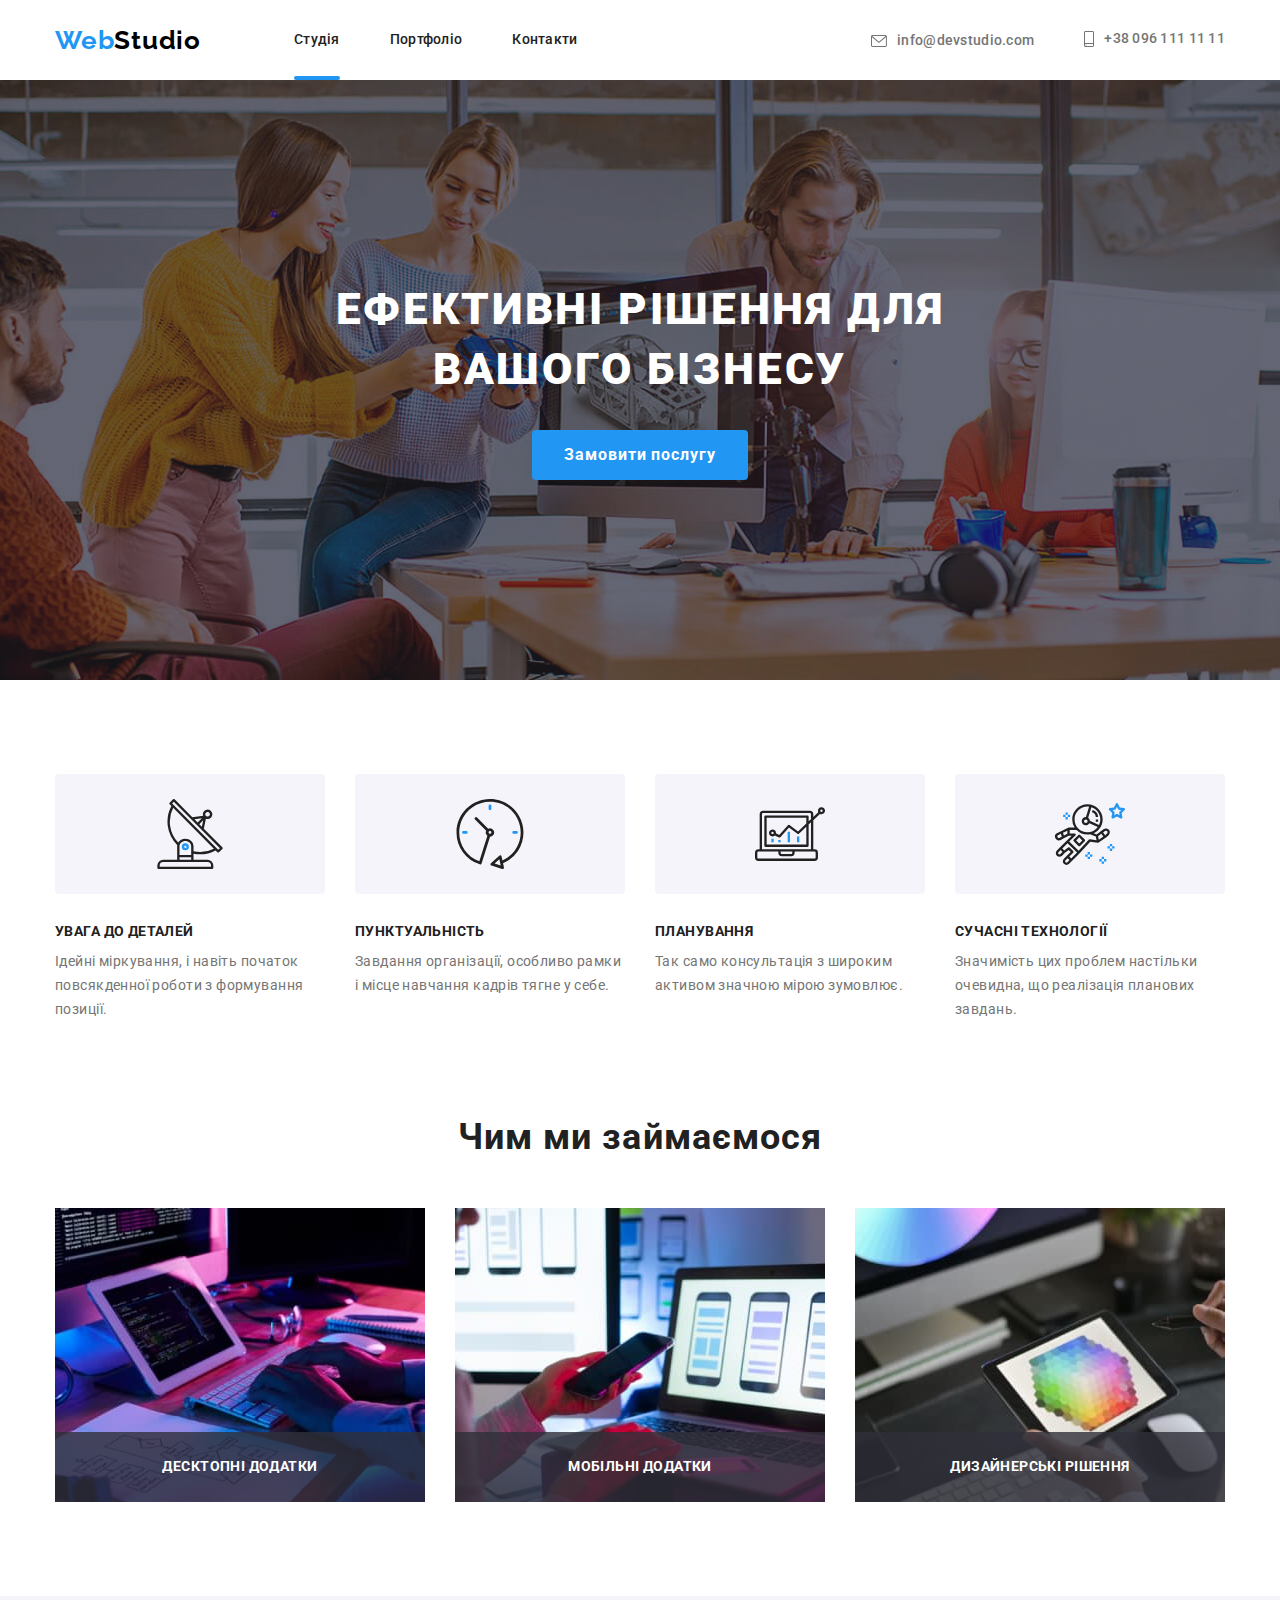
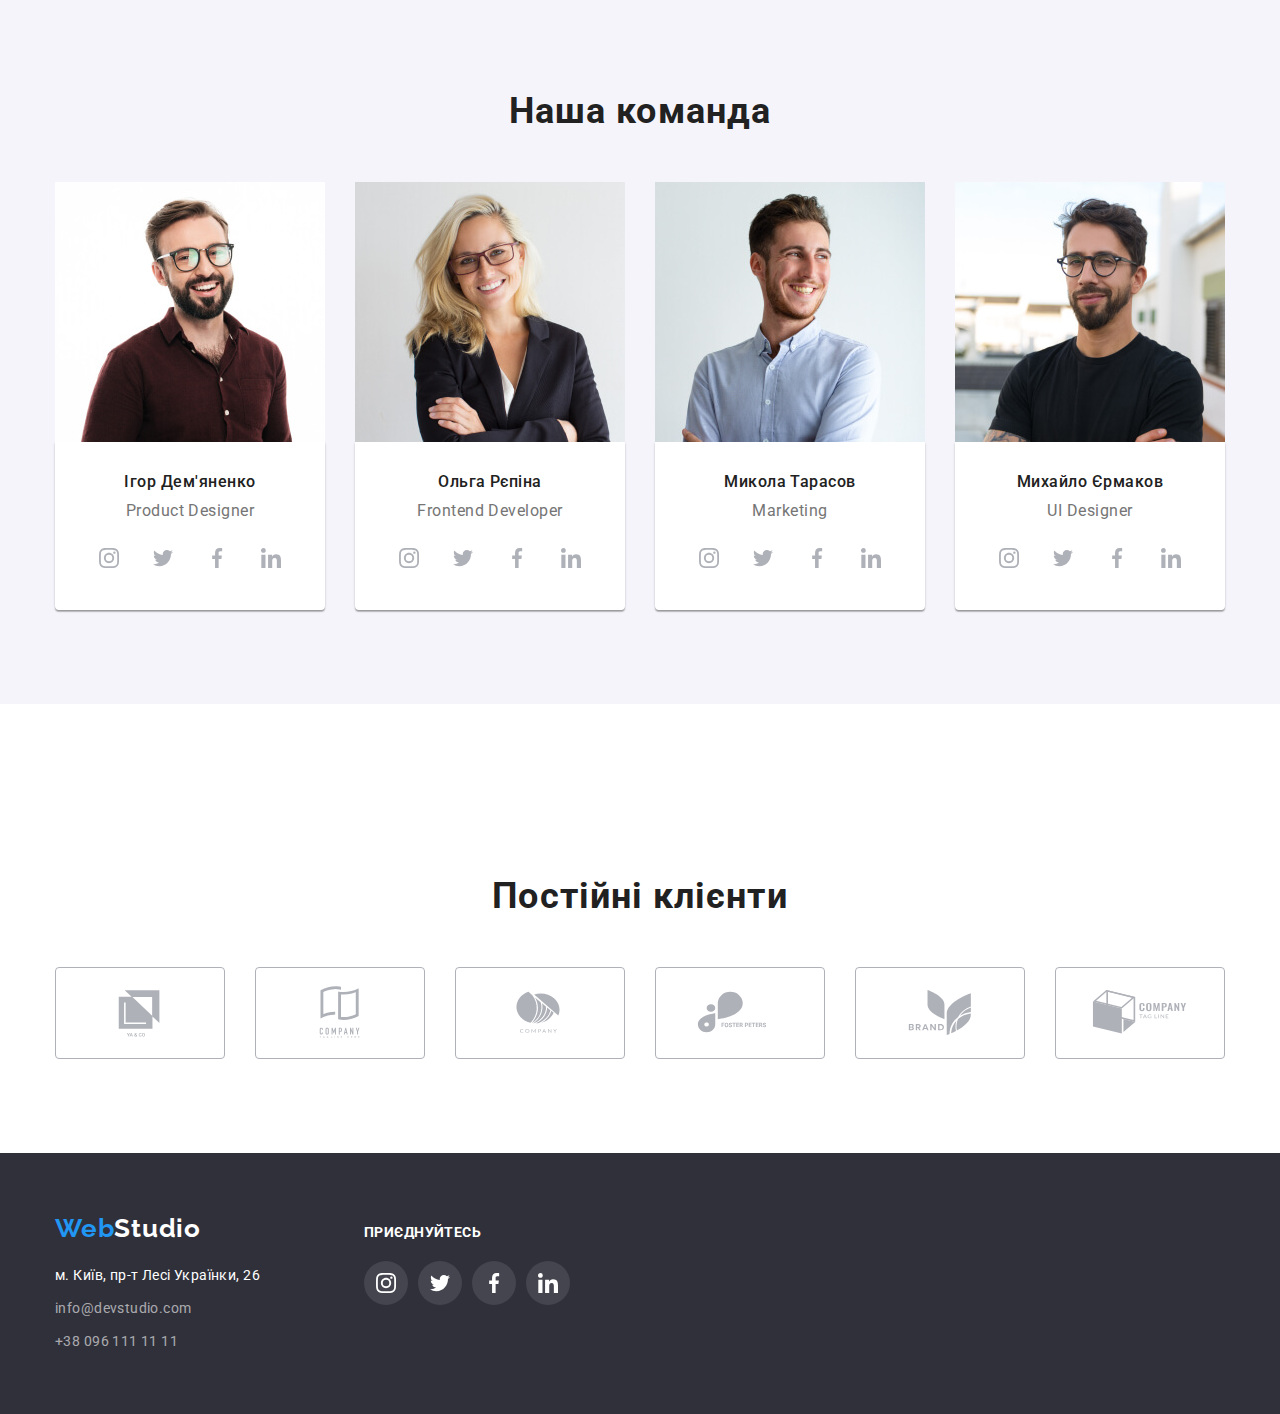
<file: index.html>
<!DOCTYPE html>
<html lang="uk">
  <head>
    <meta charset="UTF-8" />
    <meta http-equiv="X-UA-Compatible" content="IE=edge" />
    <meta name="viewport" content="width=device-width, initial-scale=1.0" />
    <title>Студія</title>
    <link rel="preconnect" href="https://fonts.googleapis.com" />
    <link rel="preconnect" href="https://fonts.gstatic.com" crossorigin />
    <link
      href="https://fonts.googleapis.com/css2?family=Raleway:wght@700&family=Roboto:wght@400;500;700;900&display=swap"
      rel="stylesheet"
    />
    <link
      rel="stylesheet"
      href="https://cdnjs.cloudflare.com/ajax/libs/modern-normalize/1.1.0/modern-normalize.min.css"
    />
    <link rel="stylesheet" href="./CSS/styles.css" />
  </head>
  <body>
    <header class="header">
      <div class="container container-header">
        <nav class="nav">
          <a class="logo container-header" href="./index.html"
            ><span class="web">Web</span>Studio</a
          >
          <!-- <img src="./images/web-studio-logo.svg" alt="website logo"> -->
          <ul class="nav-items container-header">
            <li class="nav-item">
              <a class="nav-item-links current" href="./index.html">Студія</a>
            </li>
            <li class="nav-item">
              <a class="nav-item-links" href="./portfolio.html">Портфоліо</a>
            </li>
            <li class="nav-item">
              <a class="nav-item-links" href="#">Контакти</a>
            </li>
          </ul>
        </nav>
        <ul class="contacts-items">
          <li class="contact-item">
            <a class="contact-item-link" href="maito:info@devstudio.com">
              <svg class="contact-icon" width="16" height="12">
                <use href="./images/icons.svg#icon-envelope"></use></svg
              >info@devstudio.com</a
            >
          </li>
          <li class="contact-item">
            <a class="contact-item-link" href="tel:+380961111111">
              <svg class="contact-icon" width="10" height="16">
                <use href="./images/icons.svg#icon-smartphone"></use></svg
              >+38 096 111 11 11</a
            >
          </li>
        </ul>
      </div>
    </header>
    <main>
      <section class="hero-section">
        <div class="container">
          <h1 class="hero-title">Ефективні рішення для вашого бізнесу</h1>
          <button class="hero-button" type="button" data-modal-open>
            Замовити послугу
          </button>
        </div>
      </section>
      <!-- Альтернатива: Заголовки H3 можна зробити тільки з одной заглавною буквою, а потім через CSS зробити стилі -->
      <section class="benefits section">
        <div class="container">
          <h2 class="general-title hidden">Наші переваги</h2>
          <ul class="benefits-items">
            <li class="benefit-item">
              <div class="benefits-box">
                <svg class="benefit-icon" width="70" height="70">
                  <use href="./images/icons.svg#icon-antenna-1"></use>
                </svg>
              </div>
              <h3 class="general-subtitle">УВАГА ДО ДЕТАЛЕЙ</h3>
              <p class="benefit-paragraph">
                Ідейні міркування, і навіть початок повсякденної роботи з
                формування позиції.
              </p>
            </li>
            <li class="benefit-item">
              <div class="benefits-box">
                <svg class="benefit-icon" width="70" height="70">
                  <use href="./images/icons.svg#icon-clock-1"></use>
                </svg>
              </div>
              <h3 class="general-subtitle">ПУНКТУАЛЬНІСТЬ</h3>
              <p class="benefit-paragraph">
                Завдання організації, особливо рамки і місце навчання кадрів
                тягне у себе.
              </p>
            </li>
            <li class="benefit-item">
              <div class="benefits-box">
                <svg class="benefit-icon" width="70" height="70">
                  <use href="./images/icons.svg#icon-diagram-1"></use>
                </svg>
              </div>
              <h3 class="general-subtitle">ПЛАНУВАННЯ</h3>
              <p class="benefit-paragraph">
                Так само консультація з широким активом значною мірою зумовлює.
              </p>
            </li>
            <li class="benefit-item">
              <div class="benefits-box">
                <svg class="benefit-icon" width="70" height="70">
                  <use href="./images/icons.svg#icon-astronaut-1"></use>
                </svg>
              </div>
              <h3 class="general-subtitle">СУЧАСНІ ТЕХНОЛОГІЇ</h3>
              <p class="benefit-paragraph">
                Значимість цих проблем настільки очевидна, що реалізація
                планових завдань.
              </p>
            </li>
          </ul>
        </div>
      </section>
      <section class="whatwedo-section">
        <div class="container">
          <h2 class="general-title">Чим ми займаємося</h2>
          <ul class="whatwedo-list">
            <li class="whatwedo-item">
              <img
                src="./images/what-we-do/box-1.jpg"
                alt="програміст пише код"
                width="370"
                height="294"
              />
              <p class="whatwedo-paragraph">Десктопні додатки</p>
            </li>
            <li class="whatwedo-item">
              <img
                src="./images/what-we-do/box-2.jpg"
                alt="тестування адаптивної версії сайту"
                width="370"
                height="294"
              />
              <p class="whatwedo-paragraph">Мобільні додатки</p>
            </li>
            <li class="whatwedo-item">
              <img
                src="./images/what-we-do/box-3.jpg"
                alt="підбір кольору для дизайну"
                width="370"
                height="294"
              />
              <p class="whatwedo-paragraph">Дизайнерські рішення</p>
            </li>
          </ul>
        </div>
      </section>
      <section class="our-team-section section">
        <div class="container">
          <h2 class="general-title">Наша команда</h2>
          <ul class="our-team-list">
            <li class="our-team-item">
              <img
                class="ourteam-img"
                src="./images/team/img1.jpg"
                alt="Ігор Дем'яненко"
                width="270"
                height="260"
              />
              <div class="team-description">
                <h3 class="our-team-heading">Ігор Дем'яненко</h3>
                <p class="our-team-p">Product Designer</p>
                <ul class="team-soclist">
                  <li class="team-socitem">
                    <a class="team-soclink" href="#">
                      <svg class="web-soc-icon" width="20" height="20">
                        <use href="./images/icons.svg#icon-instagram"></use>
                      </svg>
                    </a>
                  </li>
                  <li class="team-socitem">
                    <a class="team-soclink" href="#">
                      <svg class="web-soc-icon" width="20" height="20">
                        <use href="./images/icons.svg#icon-twitter"></use>
                      </svg>
                    </a>
                  </li>
                  <li class="team-socitem">
                    <a class="team-soclink" href="#">
                      <svg class="web-soc-icon" width="20" height="20">
                        <use href="./images/icons.svg#icon-facebook"></use>
                      </svg>
                    </a>
                  </li>
                  <li class="team-socitem">
                    <a class="team-soclink" href="#">
                      <svg class="web-soc-icon" width="20" height="20">
                        <use href="./images/icons.svg#icon-linkedin"></use>
                      </svg>
                    </a>
                  </li>
                </ul>
              </div>
            </li>
            <li class="our-team-item">
              <img
                class="ourteam-img"
                src="./images/team/img2.jpg"
                alt="Ольга Рєпіна"
                width="270"
                height="260"
              />
              <div class="team-description">
                <h3 class="our-team-heading">Ольга Рєпіна</h3>
                <p class="our-team-p">Frontend Developer</p>
                <ul class="team-soclist">
                  <li class="team-socitem">
                    <a class="team-soclink" href="#">
                      <svg class="web-soc-icon" width="20" height="20">
                        <use href="./images/icons.svg#icon-instagram"></use>
                      </svg>
                    </a>
                  </li>
                  <li class="team-socitem">
                    <a class="team-soclink" href="#">
                      <svg class="web-soc-icon" width="20" height="20">
                        <use href="./images/icons.svg#icon-twitter"></use>
                      </svg>
                    </a>
                  </li>
                  <li class="team-socitem">
                    <a class="team-soclink" href="#">
                      <svg class="web-soc-icon" width="20" height="20">
                        <use href="./images/icons.svg#icon-facebook"></use>
                      </svg>
                    </a>
                  </li>
                  <li class="team-socitem">
                    <a class="team-soclink" href="#">
                      <svg class="web-soc-icon" width="20" height="20">
                        <use href="./images/icons.svg#icon-linkedin"></use>
                      </svg>
                    </a>
                  </li>
                </ul>
              </div>
            </li>
            <li class="our-team-item">
              <img
                class="ourteam-img"
                src="./images/team/img3.jpg"
                alt="Микола Тарасов"
                width="270"
                height="260"
              />
              <div class="team-description">
                <h3 class="our-team-heading">Микола Тарасов</h3>
                <p class="our-team-p">Marketing</p>
                <ul class="team-soclist">
                  <li class="team-socitem">
                    <a class="team-soclink" href="#">
                      <svg class="web-soc-icon" width="20" height="20">
                        <use href="./images/icons.svg#icon-instagram"></use>
                      </svg>
                    </a>
                  </li>
                  <li class="team-socitem">
                    <a class="team-soclink" href="#">
                      <svg class="web-soc-icon" width="20" height="20">
                        <use href="./images/icons.svg#icon-twitter"></use>
                      </svg>
                    </a>
                  </li>
                  <li class="team-socitem">
                    <a class="team-soclink" href="#">
                      <svg class="web-soc-icon" width="20" height="20">
                        <use href="./images/icons.svg#icon-facebook"></use>
                      </svg>
                    </a>
                  </li>
                  <li class="team-socitem">
                    <a class="team-soclink" href="#">
                      <svg class="web-soc-icon" width="20" height="20">
                        <use href="./images/icons.svg#icon-linkedin"></use>
                      </svg>
                    </a>
                  </li>
                </ul>
              </div>
            </li>
            <li class="our-team-item">
              <img
                class="ourteam-img"
                src="./images/team/img4.jpg"
                alt="Михайло Єрмаков"
                width="270"
                height="260"
              />
              <div class="team-description">
                <h3 class="our-team-heading">Михайло Єрмаков</h3>
                <p class="our-team-p">UI Designer</p>
                <ul class="team-soclist">
                  <li class="team-socitem">
                    <a class="team-soclink" href="#">
                      <svg class="web-soc-icon" width="20" height="20">
                        <use href="./images/icons.svg#icon-instagram"></use>
                      </svg>
                    </a>
                  </li>
                  <li class="team-socitem">
                    <a class="team-soclink" href="#">
                      <svg class="web-soc-icon" width="20" height="20">
                        <use href="./images/icons.svg#icon-twitter"></use>
                      </svg>
                    </a>
                  </li>
                  <li class="team-socitem">
                    <a class="team-soclink" href="#">
                      <svg class="web-soc-icon" width="20" height="20">
                        <use href="./images/icons.svg#icon-facebook"></use>
                      </svg>
                    </a>
                  </li>
                  <li class="team-socitem">
                    <a class="team-soclink" href="#">
                      <svg class="web-soc-icon" width="20" height="20">
                        <use href="./images/icons.svg#icon-linkedin"></use>
                      </svg>
                    </a>
                  </li>
                </ul>
              </div>
            </li>
          </ul>
        </div>
      </section>
      <section class="section-our-client">
        <div class="container">
          <h2 class="general-title">Постійні клієнти</h2>
          <ul class="our-client-list">
            <li class="our-client-item">
              <a class="our-client-link" href="#">
                <svg class="our-client-icon" width="106" height="60">
                  <use href="./images/icons.svg#icon-Logo"></use>
                </svg>
              </a>
            </li>
            <li class="our-client-item">
              <a class="our-client-link" href="#">
                <svg class="our-client-icon" width="106" height="60">
                  <use href="./images/icons.svg#icon-Logo-1"></use>
                </svg>
              </a>
            </li>
            <li class="our-client-item">
              <a class="our-client-link" href="#">
                <svg class="our-client-icon" width="106" height="60">
                  <use href="./images/icons.svg#icon-Logo-2"></use>
                </svg>
              </a>
            </li>
            <li class="our-client-item">
              <a class="our-client-link" href="#">
                <svg class="our-client-icon" width="106" height="60">
                  <use href="./images/icons.svg#icon-Logo-3"></use>
                </svg>
              </a>
            </li>
            <li class="our-client-item">
              <a class="our-client-link" href="#">
                <svg class="our-client-icon" width="106" height="60">
                  <use href="./images/icons.svg#icon-Logo-4"></use>
                </svg>
              </a>
            </li>
            <li class="our-client-item">
              <a class="our-client-link" href="#">
                <svg class="our-client-icon" width="106" height="60">
                  <use href="./images/icons.svg#icon-Logo-5"></use>
                </svg>
              </a>
            </li>
          </ul>
        </div>
      </section>
    </main>
    <footer class="footer">
      <div class="container">
        <div class="footer-items">
          <div class="address-area">
            <a class="logo footer-logo" href="/index.html"
              ><span class="web">Web</span
              ><span class="footer-studio">Studio</span></a
            >
            <address class="address">
              <ul class="address-list">
                <li class="address-item">
                  <a
                    class="address-map"
                    href="https://goo.gl/maps/TjbnpnsG1g75Tmp67"
                    target="_blank"
                    rel="nofollow noopener noreferrer"
                    >м. Київ, пр-т Лесі Українки, 26</a
                  >
                </li>
                <li class="address-item">
                  <a class="address-contact" href="maito:info@devstudio.com"
                    >info@devstudio.com</a
                  >
                </li>
                <li class="address-item">
                  <a class="address-contact" href="tel:+380961111111"
                    >+38 096 111 11 11</a
                  >
                </li>
              </ul>
            </address>
          </div>
          <div class="footer-soc-container">
            <p class="footer-heading">Приєднуйтесь</p>
            <ul class="footer-soclist">
              <li class="footer-socitem">
                <a class="footer-soclink" href="#">
                  <svg class="footer-soc-icon" width="20" height="20">
                    <use href="./images/icons.svg#icon-instagram"></use>
                  </svg>
                </a>
              </li>
              <li class="footer-socitem">
                <a class="footer-soclink" href="#">
                  <svg class="footer-soc-icon" width="20" height="20">
                    <use href="./images/icons.svg#icon-twitter"></use>
                  </svg>
                </a>
              </li>
              <li class="footer-socitem">
                <a class="footer-soclink" href="#">
                  <svg class="footer-soc-icon" width="20" height="20">
                    <use href="./images/icons.svg#icon-facebook"></use>
                  </svg>
                </a>
              </li>
              <li class="footer-socitem">
                <a class="footer-soclink" href="#">
                  <svg class="footer-soc-icon" width="20" height="20">
                    <use href="./images/icons.svg#icon-linkedin"></use>
                  </svg>
                </a>
              </li>
            </ul>
          </div>
        </div>
      </div>
    </footer>
    <div class="backdrop is-hidden" data-modal>
      <div class="modal">
        <button type="button" class="modal-close" data-modal-close>
          <svg class="modal-close-icon" width="18" height="18">
            <use href="./images/icons.svg#icon-close-black-modal"></use>
          </svg>
        </button>
      </div>
    </div>
    <script src="./js/modal.js"></script>
  </body>
</html>
</file>
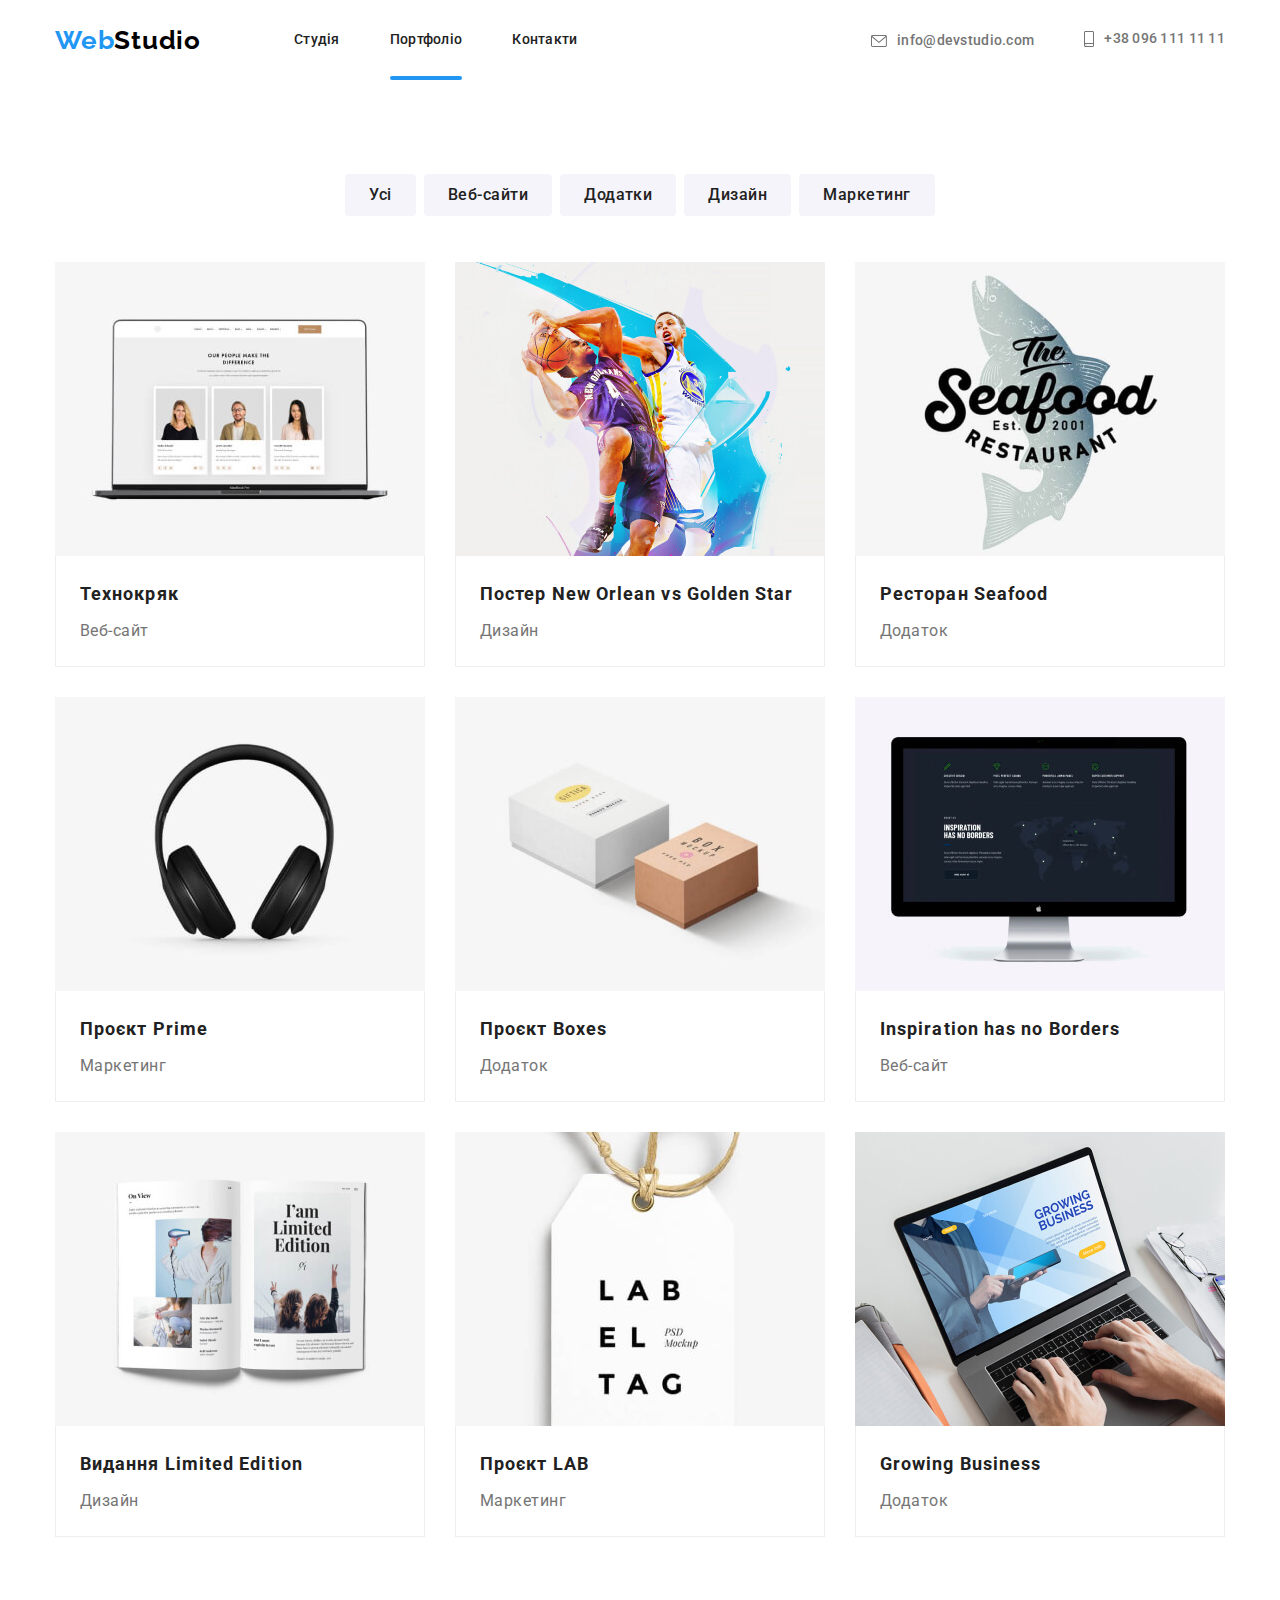
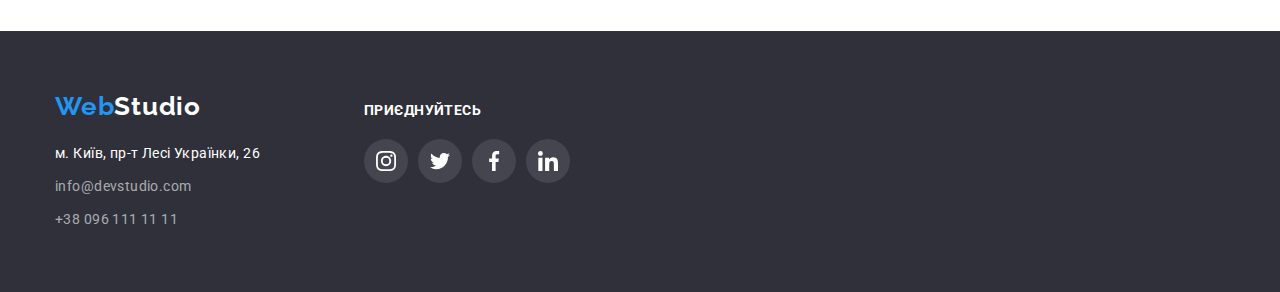
<file: portfolio.html>
<!DOCTYPE html>
<html lang="uk">
  <head>
    <meta charset="UTF-8" />
    <meta http-equiv="X-UA-Compatible" content="IE=edge" />
    <meta name="viewport" content="width=device-width, initial-scale=1.0" />
    <title>Студія</title>
    <link rel="preconnect" href="https://fonts.googleapis.com" />
    <link rel="preconnect" href="https://fonts.gstatic.com" crossorigin />
    <link
      href="https://fonts.googleapis.com/css2?family=Raleway:wght@700&family=Roboto:wght@400;500;700;900&display=swap"
      rel="stylesheet"
    />
    <link
      rel="stylesheet"
      href="https://cdnjs.cloudflare.com/ajax/libs/modern-normalize/1.1.0/modern-normalize.min.css"
    />
    <link rel="stylesheet" href="./CSS/styles.css" />
  </head>
  <body>
    <header class="header">
      <div class="container container-header">
        <nav class="nav">
          <a class="logo container-header" href="./index.html"
            ><span class="web">Web</span>Studio</a
          >
          <!-- <img src="./images/web-studio-logo.svg" alt="website logo"> -->
          <ul class="nav-items container-header">
            <li class="nav-item">
              <a class="nav-item-links" href="./index.html">Студія</a>
            </li>
            <li class="nav-item">
              <a class="nav-item-links current" href="./portfolio.html"
                >Портфоліо</a
              >
            </li>
            <li class="nav-item">
              <a class="nav-item-links" href="#">Контакти</a>
            </li>
          </ul>
        </nav>
        <ul class="contacts-items">
          <li class="contact-item">
            <a class="contact-item-link" href="maito:info@devstudio.com">
              <svg class="contact-icon" width="16" height="12">
                <use href="./images/icons.svg#icon-envelope"></use></svg
              >info@devstudio.com</a
            >
          </li>
          <li class="contact-item">
            <a class="contact-item-link" href="tel:+380961111111">
              <svg class="contact-icon" width="10" height="16">
                <use href="./images/icons.svg#icon-smartphone"></use></svg
              >+38 096 111 11 11</a
            >
          </li>
        </ul>
      </div>
    </header>
    <main class="main-portfolio">
      <section class="portolio section">
        <div class="container portfolio-container">
          <h1 class="hero-portfolio hidden">Портфоліо</h1>
          <ul class="portfolio-list">
            <li class="portfolio-item">
              <button class="portfolio-btm" type="button">Усі</button>
            </li>
            <li class="portfolio-item">
              <button class="portfolio-btm" type="button">Веб-сайти</button>
            </li>
            <li class="portfolio-item">
              <button class="portfolio-btm" type="button">Додатки</button>
            </li>
            <li class="portfolio-item">
              <button class="portfolio-btm" type="button">Дизайн</button>
            </li>
            <li class="portfolio-item">
              <button class="portfolio-btm" type="button">Маркетинг</button>
            </li>
          </ul>
          <ul class="porfolio-descr">
            <li class="descr-item">
              <a class="portfolio-link" href="#"
                ><div class="portfolio-top-wrap">
                  <img
                    class="portfolio-image"
                    src="./images/portfolio/compressed/project1.jpg"
                    alt="project 1"
                    width="370"
                    height="294"
                  />
                  <p class="portfolio-top-paragraph">
                    Ресурс пропонує комплексні пропозиції з різним рівнем
                    функціоналу та сервісів. Все це дозволить відвідувачу
                    отримати вичерпні відомості про компанію чи приватну особу.
                  </p>
                </div>
                <div class="portfolio-descriprion">
                  <h2 class="descr-title">Технокряк</h2>
                  <p class="descr-p">Веб-сайт</p>
                </div></a
              >
            </li>
            <li class="descr-item">
              <a class="portfolio-link" href="#"
                ><div class="portfolio-top-wrap">
                  <img
                    src="./images/portfolio/compressed/project2.jpg"
                    alt="project 2"
                    width="370"
                    height="294"
                  />
                  <p class="portfolio-top-paragraph">
                    Ресурс пропонує комплексні пропозиції з різним рівнем
                    функціоналу та сервісів. Все це дозволить відвідувачу
                    отримати вичерпні відомості про компанію чи приватну особу.
                  </p>
                </div>
                <div class="portfolio-descriprion">
                  <h2 class="descr-title">Постер New Orlean vs Golden Star</h2>
                  <p class="descr-p">Дизайн</p>
                </div>
              </a>
            </li>
            <li class="descr-item">
              <a class="portfolio-link" href="#"
                ><div class="portfolio-top-wrap">
                  <img
                    src="./images/portfolio/compressed/project3.jpg"
                    alt="project 3"
                    width="370"
                    height="294"
                  />
                  <p class="portfolio-top-paragraph">
                    Ресурс пропонує комплексні пропозиції з різним рівнем
                    функціоналу та сервісів. Все це дозволить відвідувачу
                    отримати вичерпні відомості про компанію чи приватну особу.
                  </p>
                </div>
                <div class="portfolio-descriprion">
                  <h2 class="descr-title">Ресторан Seafood</h2>
                  <p class="descr-p">Додаток</p>
                </div>
              </a>
            </li>
            <li class="descr-item">
              <a class="portfolio-link" href="#"
                ><div class="portfolio-top-wrap">
                  <img
                    src="./images/portfolio/compressed/project4.jpg"
                    alt="project 4"
                    width="370"
                    height="294"
                  />
                  <p class="portfolio-top-paragraph">
                    Ресурс пропонує комплексні пропозиції з різним рівнем
                    функціоналу та сервісів. Все це дозволить відвідувачу
                    отримати вичерпні відомості про компанію чи приватну особу.
                  </p>
                </div>
                <div class="portfolio-descriprion">
                  <h2 class="descr-title">Проєкт Prime</h2>
                  <p class="descr-p">Маркетинг</p>
                </div>
              </a>
            </li>
            <li class="descr-item">
              <a class="portfolio-link" href="#"
                ><div class="portfolio-top-wrap">
                  <img
                    src="./images/portfolio/compressed/project5.jpg"
                    alt="project 5"
                    width="370"
                    height="294"
                  />
                  <p class="portfolio-top-paragraph">
                    Ресурс пропонує комплексні пропозиції з різним рівнем
                    функціоналу та сервісів. Все це дозволить відвідувачу
                    отримати вичерпні відомості про компанію чи приватну особу.
                  </p>
                </div>
                <div class="portfolio-descriprion">
                  <h2 class="descr-title">Проєкт Boxes</h2>
                  <p class="descr-p">Додаток</p>
                </div>
              </a>
            </li>
            <li class="descr-item">
              <a class="portfolio-link" href="#"
                ><div class="portfolio-top-wrap">
                  <img
                    src="./images/portfolio/compressed/project6.jpg"
                    alt="project 6"
                    width="370"
                    height="294"
                  />
                  <p class="portfolio-top-paragraph">
                    Ресурс пропонує комплексні пропозиції з різним рівнем
                    функціоналу та сервісів. Все це дозволить відвідувачу
                    отримати вичерпні відомості про компанію чи приватну особу.
                  </p>
                </div>
                <div class="portfolio-descriprion">
                  <h2 class="descr-title">Inspiration has no Borders</h2>
                  <p class="descr-p">Веб-сайт</p>
                </div>
              </a>
            </li>
            <li class="descr-item">
              <a class="portfolio-link" href="#"
                ><div class="portfolio-top-wrap">
                  <img
                    src="./images/portfolio/compressed/project7.jpg"
                    alt="project 7"
                    width="370"
                    height="294"
                  />
                  <p class="portfolio-top-paragraph">
                    Ресурс пропонує комплексні пропозиції з різним рівнем
                    функціоналу та сервісів. Все це дозволить відвідувачу
                    отримати вичерпні відомості про компанію чи приватну особу.
                  </p>
                </div>
                <div class="portfolio-descriprion">
                  <h2 class="descr-title">Видання Limited Edition</h2>
                  <p class="descr-p">Дизайн</p>
                </div>
              </a>
            </li>
            <li class="descr-item">
              <a class="portfolio-link" href="#"
                ><div class="portfolio-top-wrap">
                  <img
                    src="./images/portfolio/compressed/project8.jpg"
                    alt="project 8"
                    width="370"
                    height="294"
                  />
                  <p class="portfolio-top-paragraph">
                    Ресурс пропонує комплексні пропозиції з різним рівнем
                    функціоналу та сервісів. Все це дозволить відвідувачу
                    отримати вичерпні відомості про компанію чи приватну особу.
                  </p>
                </div>
                <div class="portfolio-descriprion">
                  <h2 class="descr-title">Проєкт LAB</h2>
                  <p class="descr-p">Маркетинг</p>
                </div>
              </a>
            </li>
            <li class="descr-item">
              <a class="portfolio-link" href="#"
                ><div class="portfolio-top-wrap">
                  <img
                    src="./images/portfolio/compressed/project9.jpg"
                    alt="project 9"
                    width="370"
                    height="294"
                  />
                  <p class="portfolio-top-paragraph">
                    Ресурс пропонує комплексні пропозиції з різним рівнем
                    функціоналу та сервісів. Все це дозволить відвідувачу
                    отримати вичерпні відомості про компанію чи приватну особу.
                  </p>
                </div>
                <div class="portfolio-descriprion">
                  <h2 class="descr-title">Growing Business</h2>
                  <p class="descr-p">Додаток</p>
                </div>
              </a>
            </li>
          </ul>
        </div>
      </section>
    </main>
    <footer class="footer">
      <div class="container">
        <div class="footer-items">
          <div class="address-area">
            <a class="logo footer-logo" href="/index.html"
              ><span class="web">Web</span
              ><span class="footer-studio">Studio</span></a
            >
            <address class="address">
              <ul class="address-list">
                <li class="address-item">
                  <a
                    class="address-map"
                    href="https://goo.gl/maps/TjbnpnsG1g75Tmp67"
                    target="_blank"
                    rel="nofollow noopener noreferrer"
                    >м. Київ, пр-т Лесі Українки, 26</a
                  >
                </li>
                <li class="address-item">
                  <a class="address-contact" href="maito:info@devstudio.com"
                    >info@devstudio.com</a
                  >
                </li>
                <li class="address-item">
                  <a class="address-contact" href="tel:+380961111111"
                    >+38 096 111 11 11</a
                  >
                </li>
              </ul>
            </address>
          </div>
          <div class="footer-soc-container">
            <p class="footer-heading">Приєднуйтесь</p>
            <ul class="footer-soclist">
              <li class="footer-socitem">
                <a class="footer-soclink" href="#">
                  <svg class="footer-soc-icon" width="20" height="20">
                    <use href="./images/icons.svg#icon-instagram"></use>
                  </svg>
                </a>
              </li>
              <li class="footer-socitem">
                <a class="footer-soclink" href="#">
                  <svg class="footer-soc-icon" width="20" height="20">
                    <use href="./images/icons.svg#icon-twitter"></use>
                  </svg>
                </a>
              </li>
              <li class="footer-socitem">
                <a class="footer-soclink" href="#">
                  <svg class="footer-soc-icon" width="20" height="20">
                    <use href="./images/icons.svg#icon-facebook"></use>
                  </svg>
                </a>
              </li>
              <li class="footer-socitem">
                <a class="footer-soclink" href="#">
                  <svg class="footer-soc-icon" width="20" height="20">
                    <use href="./images/icons.svg#icon-linkedin"></use>
                  </svg>
                </a>
              </li>
            </ul>
          </div>
        </div>
      </div>
    </footer>
  </body>
</html>
</file>
<file: CSS/styles.css>
:root {
  --header-color: #ffffff;
  --body-color: #f5f5f5;
  --footer-color: #2f303a;
  --link-color: #212121;
  --hov-foc-color: #2196f3;
  --main-color: #757575;
}

* h1,
h2,
h3,
h4,
h5,
h6,
p,
ul {
  margin: 0;
  padding: 0;
  list-style-type: none;
}

img {
  display: block;
}

body {
  font-family: "Roboto", sans-serif;
  color: var(--main-color);
}

button {
  cursor: pointer;
}
/* -------------HEADER------------- */
.header {
  background-color: var(--header-color);
}

.container {
  width: 1200px;
  padding: 0 15px;
  margin-left: auto;
  margin-right: auto;
}

.container-header {
  display: flex;
  align-items: center;
}

.portfolio-container {
  width: 1200px;
  /* padding: 0 0; */
}

.nav {
  display: flex;
}

.logo {
  font-family: "Raleway", sans-serif;
  font-weight: 700;
  font-size: 26px;
  line-height: 1.19;
  letter-spacing: 0.03em;
  text-decoration: none;
  margin-right: 93px;
  color: #000000;
}

.footer-logo {
  display: block;
  margin-bottom: 20px;
}

.web {
  color: #2196f3;
}

.nav-items {
  display: flex;
  gap: 50px;
  /* justify-content: center; */
  /* list-style-type: none;
	margin: 0;
	padding: 0; */
}

.nav-item {
  font-weight: 500;
  font-size: 14px;
  line-height: 1.14;
  letter-spacing: 0.02em;
  position: relative;
}

.nav-item-links {
  display: block;
  padding-top: 32px;
  padding-bottom: 32px;
  text-decoration: none;
  color: var(--link-color);
  transition: color 250ms cubic-bezier(0.4, 0, 0.2, 1);
}
.current {
}

.current::after {
  content: "";
  position: absolute;
  left: 0;
  bottom: 0;
  background-color: #2196f3;
  height: 4px;
  width: 100%;
  border-radius: 2px;
}

.nav-item-links:hover,
.nav-item-links:focus {
  color: var(--hov-foc-color);
}

.contacts-items {
  display: flex;
  margin-left: auto;
  gap: 50px;
  align-items: baseline;
  transition: color 250ms cubic-bezier(0.4, 0, 0.2, 1);
  /* list-style-type: none;
	margin: 0;
	padding: 0; */
}

.contact-item {
  font-weight: 500;
  font-size: 14px;
  line-height: 1.14;
  letter-spacing: 0.02em;
}

.contact-item-link {
  display: flex;
  align-items: center;
  text-decoration: none;
  color: var(--main-color);
}

.contact-icon {
  fill: currentColor;
  margin-right: 10px;
}

.contact-item-link:hover,
.contact-item-link:focus {
  color: var(--hov-foc-color);
}

.contact-item-link:hover,
.contact-item-link:focus .contact-icon {
  fill: #2196f3;
}

/* -------------MAIN FOR HOMEPAGE------------- */

/* -------------HERO SECTION------------- */
.hero-section {
  background-image: linear-gradient(
      rgba(47, 48, 58, 0.4),
      rgba(47, 48, 58, 0.4)
    ),
    url(../images/hero-img/hero-img.jpg);
  background-position: center;
  background-repeat: no-repeat;
  background-size: cover;
  text-align: center;
  padding: 200px 0;
  max-width: 1600px;
  height: 600px;
  margin-left: auto;
  margin-right: auto;
}

.section {
  padding-top: 94px;
  padding-bottom: 94px;
}

.hero-title {
  font-weight: 900;
  font-size: 44px;
  line-height: 1.36;
  text-align: center;
  max-width: 696px;
  letter-spacing: 0.06em;
  padding: 0;
  margin-bottom: 30px;
  text-transform: uppercase;
  color: var(--header-color);
  margin-left: auto;
  margin-right: auto;
}

.hero-button {
  font-family: inherit;
  border: none;
  font-weight: 700;
  font-size: 16px;
  line-height: 1.88;
  letter-spacing: 0.06em;
  background-color: #2196f3;
  color: var(--header-color);
  min-width: 216px;
  height: 50px;
  border-radius: 4px;
  padding-top: 10px;
  padding-bottom: 10px;
  padding-left: 32px;
  padding-right: 32px;
}

.hero-buttom:hover,
.hero-buttom:focus {
  cursor: pointer;
}

/* -------------SECTION OUR BENEFITS------------- */

.benefits {
  background-color: #ffffff;
}

.general-title {
  font-weight: 700;
  font-size: 36px;
  line-height: 1.17;
  text-align: center;
  letter-spacing: 0.03em;
  color: var(--link-color);
  margin-bottom: 50px;
}

.hidden {
  position: absolute;
  white-space: nowrap;
  width: 1px;
  height: 1px;
  overflow: hidden;
  border: 0;
  padding: 0;
  clip: rect(0 0 0 0);
  clip-path: inset(50%);
  margin: -1px;
}

.benefits-items {
  display: flex;
  gap: 30px;
  text-decoration: none;
  list-style-type: none;
  margin: 0;
  padding: 0;
}

.benefit-item {
}

.benefits-box {
  display: flex;
  width: 270px;
  height: 120px;
  background-color: #f5f4fa;
  border-radius: 4px;
  margin-bottom: 30px;
  align-items: center;
  justify-content: center;
}

.benefit-icon {
}

.general-subtitle {
  font-weight: 700;
  font-size: 14px;
  line-height: 1.14;
  letter-spacing: 0.03em;
  text-transform: uppercase;
  color: var(--link-color);
  margin-bottom: 10px;
}

.benefit-paragraph {
  font-size: 14px;
  line-height: 1.71;
  letter-spacing: 0.03em;
}

/* -------------SECTION WhAT WE DO------------- */

.whatwedo-section {
  background-color: #ffffff;
  padding-bottom: 94px;
}

.whatwedo-list {
  display: flex;
  gap: 30px;
  text-decoration: none;
  list-style-type: none;
  margin: 0;
  padding: 0;
}

.whatwedo-item {
	position: relative;
}

.whatwedo-paragraph {
	position: absolute;
  left: 0;
  bottom: 0;
  width: 100%;
	height: 70px;
  font-weight: 700;
  font-size: 14px;
  line-height: 1.14;
  letter-spacing: .03em;
  text-transform: uppercase;
  color: #fff;
  background-color: rgba(47,48,58,.8);
	display: flex;
	align-items: center;
	justify-content: center;
}


/* -------------SECTION OUR TEAM------------- */

.our-team-section {
  background-color: #f5f4fa;
}

.our-team-list {
  display: flex;
  text-decoration: none;
  list-style-type: none;
  margin: 0;
  padding: 0;
  gap: 30px;
}
.our-team-item {
  background-color: #ffffff;
}

/* .ourteam-img {
	padding-bottom: 30px;
} */

.our-team-heading {
  font-weight: 500;
  font-size: 16px;
  line-height: 1.19;
  text-align: center;
  letter-spacing: 0.03em;
  color: var(--link-color);
  margin-bottom: 10px;
  align-items: center;
  justify-content: center;
}

.team-description {
  box-shadow: 0px 1px 3px rgba(0, 0, 0, 0.12), 0px 1px 1px rgba(0, 0, 0, 0.14),
    0px 2px 1px rgba(0, 0, 0, 0.2);
  border-radius: 0px 0px 4px 4px;
  padding-top: 30px;
  padding-bottom: 30px;
}

.our-team-p {
  font-size: 16px;
  line-height: 1.19;
  text-align: center;
  letter-spacing: 0.03em;
  align-items: center;
  justify-content: center;
  margin-bottom: 16px;
}

.team-soclist {
  display: flex;
  justify-content: center;
  gap: 10px;
  /* margin-bottom: 30px; */
}

.team-socitem {
  width: 44px;
  height: 44px;
}
.team-soclink {
  width: 100%;
  height: 100%;
  border-radius: 50%;
  display: flex;
  align-items: center;
  justify-content: center;
}

.web-soc-icon {
  fill: #afb1b8;
  transition: fill 250ms cubic-bezier(0.4, 0, 0.2, 1),
    background-color 250ms cubic-bezier(0.4, 0, 0.2, 1);
}

.team-soclink:hover,
.team-soclink:focus {
  background-color: #2196f3;
}
.team-soclink:hover .web-soc-icon,
.team-soclink:focus .web-soc-icon {
  fill: #ffffff;
}

.section-our-client {
  background-color: #ffffff;
  padding-top: 171px;
  padding-bottom: 94px;
}

.our-client-list {
  display: flex;
  justify-content: center;
  gap: 30px;
}

.our-client-item {
  width: 170px;
  height: 92px;
}

.our-client-link {
  width: 100%;
  height: 100%;
  border: #afb1b8 1px solid;
  border-radius: 4px;
  display: flex;
  align-items: center;
  justify-content: center;
}

.our-client-icon {
  fill: #afb1b8;
}

.our-client-link:hover,
.our-client-link:focus {
  border: #2196f3 1px solid;
}

.our-client-link:hover .our-client-icon,
.our-client-link:focus .our-client-icon {
  fill: #2196f3;
}

/* -------------FOOTER------------- */

.footer {
  background-color: var(--footer-color);
  padding-top: 60px;
  padding-bottom: 60px;
}

.footer-items {
  display: flex;
  align-items: baseline;
  gap: 70px;
}

.footer-studio {
  color: #ffffff;
}
.address-area {
}

.address {
}

.address-list {
  text-decoration: none;
  list-style-type: none;
  margin: 0;
  padding: 0;
}

.address-item {
  margin-bottom: 9px;
}

.address-item:last-child {
  margin-bottom: 0;
}

.address-map {
  text-decoration: none;
  font-style: normal;
  font-size: 14px;
  line-height: 1.71;
  letter-spacing: 0.03em;
  color: var(--header-color);
  transition: color 250ms cubic-bezier(0.4, 0, 0.2, 1);
}
.address-contact {
  text-decoration: none;
  font-style: normal;
  font-size: 14px;
  line-height: 1.71;
  letter-spacing: 0.03em;
  color: rgba(255, 255, 255, 0.6);
  transition: color 250ms cubic-bezier(0.4, 0, 0.2, 1);
}

.address-map:hover,
.address-map:focus {
  color: var(--hov-foc-color);
}

.address-contact:hover,
.address-contact:focus {
  color: var(--hov-foc-color);
}

.footer-soc-container {
  /* padding-top: 18px; */
}

.footer-heading {
  font-weight: 700;
  font-size: 14px;
  line-height: 16px;
  line-height: 1.14;
  letter-spacing: 0.03em;
  text-transform: uppercase;
  color: #ffffff;
  margin-bottom: 20px;
}

.footer-soclist {
  display: flex;
  gap: 10px;
}

.footer-socitem {
  width: 44px;
  height: 44px;
}

.footer-soclink {
  width: 100%;
  height: 100%;
  border-radius: 50%;
  display: flex;
  align-items: center;
  justify-content: center;
  background-color: rgba(255, 255, 255, 0.1);
  transition: fill 250ms cubic-bezier(0.4, 0, 0.2, 1),
    background-color 250ms cubic-bezier(0.4, 0, 0.2, 1);
}

.footer-soc-icon {
  fill: #ffffff;
}

.footer-soclink:hover,
.footer-soclink:focus {
  background-color: #2196f3;
}
.footer-soclink:hover .footer-soc-icon,
.footer-soclink:focus .footer-soc-icon {
  fill: #ffffff;
}

/* -------------MAIN PORTFOLIO------------- */

.main-portfolio {
  background-color: var(--body-color);
}

.portolio {
  background-color: #ffffff;
}

.hero-portfolio {
  font-weight: 900;
  font-size: 44px;
  line-height: 1.36;
  text-align: center;
  letter-spacing: 0.06em;
  text-transform: uppercase;
  color: #212121;
  margin: 0 auto;
}

.portfolio-list {
  display: flex;
  justify-content: center;
  min-width: 73px;
  height: 38px;
  margin-bottom: 50px;
  gap: 8px;
}

.portfolio-item {
  text-decoration: none;
  list-style-type: none;
  /* margin: 0;
	padding: 0; */
}

.portfolio-btm {
  font-family: inherit;
  font-weight: 500;
  font-size: 16px;
  line-height: 1.62;
  letter-spacing: 0.03em;
  color: #212121;
  background-color: #f5f4fa;
  border-radius: 4px;
  border-color: transparent;
  padding: 6px 22px;
  transition: color 250ms cubic-bezier(0.4, 0, 0.2, 1),
    background-color 250ms cubic-bezier(0.4, 0, 0.2, 1);
}

.portfolio-btm:hover,
.portfolio-btm:focus {
  background-color: #2196f3;
  color: #ffffff;
  box-shadow: 0px 3px 1px rgba(0, 0, 0, 0.1), 0px 1px 2px rgba(0, 0, 0, 0.08),
    0px 2px 2px rgba(0, 0, 0, 0.12);
}

.porfolio-descr {
  display: flex;
  flex-wrap: wrap;
  gap: 30px;
  /* text-decoration: none;
	list-style-type: none;
	margin: 0;
	padding: 0;
	 */
}

.portfolio-top-wrap {
  display: block;
  /* width: 370px;
	height: 294px; */
  position: relative;
  overflow: hidden;
}
.portfolio-image {
}

.portfolio-top-paragraph {
  display: block;
  position: absolute;
  width: 100%;
  height: 100%;
  top: 0;
  transform: translateY(100%);
  transition: transform 250ms cubic-bezier(0.4, 0, 0.2, 1);
  overflow: auto;
  background-color: rgba(33, 150, 243, 0.9);
  color: #ffffff;
  padding: 63px 24px;
  font-size: 18px;
  line-height: 1.56;
  letter-spacing: 0.03em;
}

.descr-item:hover .portfolio-top-paragraph {
  transform: translateY(0);
}

.descr-item {
  display: block;
  background-color: #eeeeee;
}

.portfolio-link {
  display: block;
  text-decoration: none;
}

.portfolio-link:hover,
.portfolio-link:focus {
  box-shadow: 0px 1px 1px rgba(0, 0, 0, 0.12), 0px 4px 4px rgba(0, 0, 0, 0.06),
    1px 4px 6px rgba(0, 0, 0, 0.16);
}

.portfolio-descriprion {
  padding: 20px 24px;
  background-color: #ffffff;
  border: 1px solid #eeeeee;
  border-top: 0;
}

.descr-title {
  font-weight: 700;
  font-size: 18px;
  line-height: 2;
  letter-spacing: 0.06em;
  color: #212121;
  margin-bottom: 4px;
}

.descr-p {
  font-size: 16px;
  line-height: 1.88;
  letter-spacing: 0.03em;
  color: #757575;
}

.backdrop {
  position: fixed;
  top: 0;
  width: 100%;
  height: 100%;
  background-color: rgba(0, 0, 0, 0.2);
  transition: opacity 300ms linear, visibility 300ms linear;
}

.modal {
  position: absolute;
  top: 50%;
  left: 50%;
  transform: translate(-50%, -50%);
  width: 528px;
  min-height: 581px;
  background-color: #ffffff;
  border-radius: 4px;
  transform: translate(-50%, -50%) scaleY(1);
  transition: transform 350ms linear;
}

.backdrop.is-hidden .modal {
  transform: translate(-50%, -50%) scaleY(0);
}

.modal-close {
  position: absolute;
  right: 8px;
  top: 8px;
  width: 30px;
  height: 30px;
  border: 1px solid rgba(0, 0, 0, 0.1);
  border-radius: 50%;
  display: flex;
  align-items: center;
  justify-content: center;
  background: #ffffff;
}

.modal-close-icon {
  fill: #000000;
}

.modal-close-icon:hover {
  fill: var(--hov-foc-color);
}

.is-hidden {
  opacity: 0;
  visibility: hidden;
  pointer-events: none;
}
</file>
